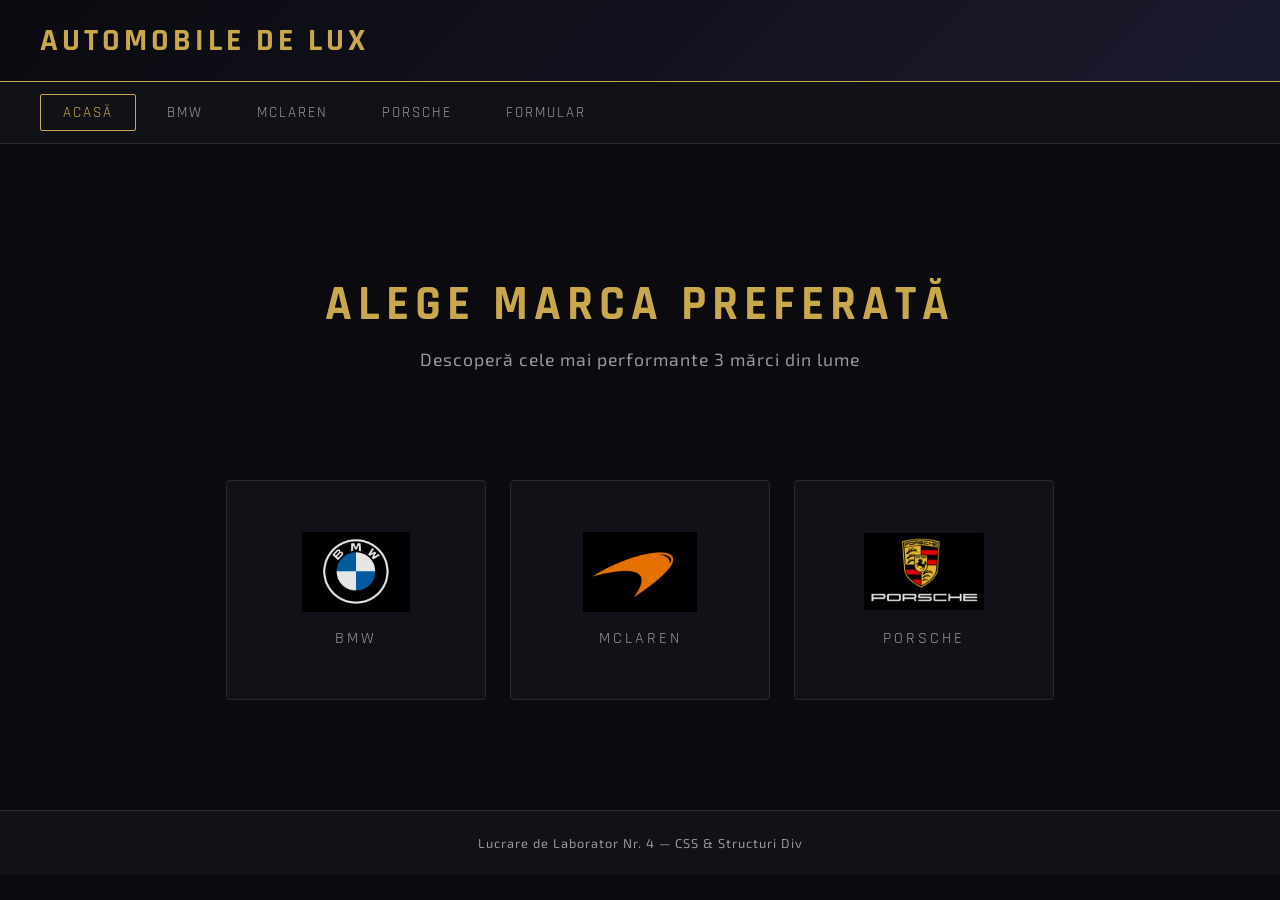
<file: index.html>
<!DOCTYPE html>
<html lang="ro">
<head>
    <meta charset="UTF-8">
    <meta name="viewport" content="width=device-width, initial-scale=1.0">
    <title>Automobile de Lux</title>
    <link rel="stylesheet" href="css/style.css">
</head>
<body>

    <header>
        <h1>Automobile de Lux</h1>
    </header>

    <nav>
        <ul>
            <li><a href="index.html" class="active">Acasă</a></li>
            <li><a href="bmw.html">BMW</a></li>
            <li><a href="mclaren.html">McLaren</a></li>
            <li><a href="porsche.html">Porsche</a></li>
            <li><a href="formular.html">Formular</a></li>
        </ul>
    </nav>

    <div class="container">

        <div class="hero">
            <h2>Alege Marca Preferată</h2>
            <p>Descoperă cele mai performante automobile din lume</p>
        </div>

        <div class="brands-grid">

            <div class="brand-card">
                <a href="bmw.html">
                    <img src="images/bmwlogo.png" alt="BMW Logo">
                    <span class="brand-name">BMW</span>
                </a>
            </div>

            <div class="brand-card">
                <a href="mclaren.html">
                    <img src="images/mclarenlogo.png" alt="McLaren Logo">
                    <span class="brand-name">McLaren</span>
                </a>
            </div>

            <div class="brand-card">
                <a href="porsche.html">
                    <img src="images/porschelogo.png" alt="Porsche Logo">
                    <span class="brand-name">Porsche</span>
                </a>
            </div>

        </div>

    </div>

    <footer>
        <p>Lucrare de Laborator Nr. 4 &mdash; CSS &amp; Structuri Div</p>
    </footer>

    <script src="js/efecte.js"></script>
</body>
</html>
</file>
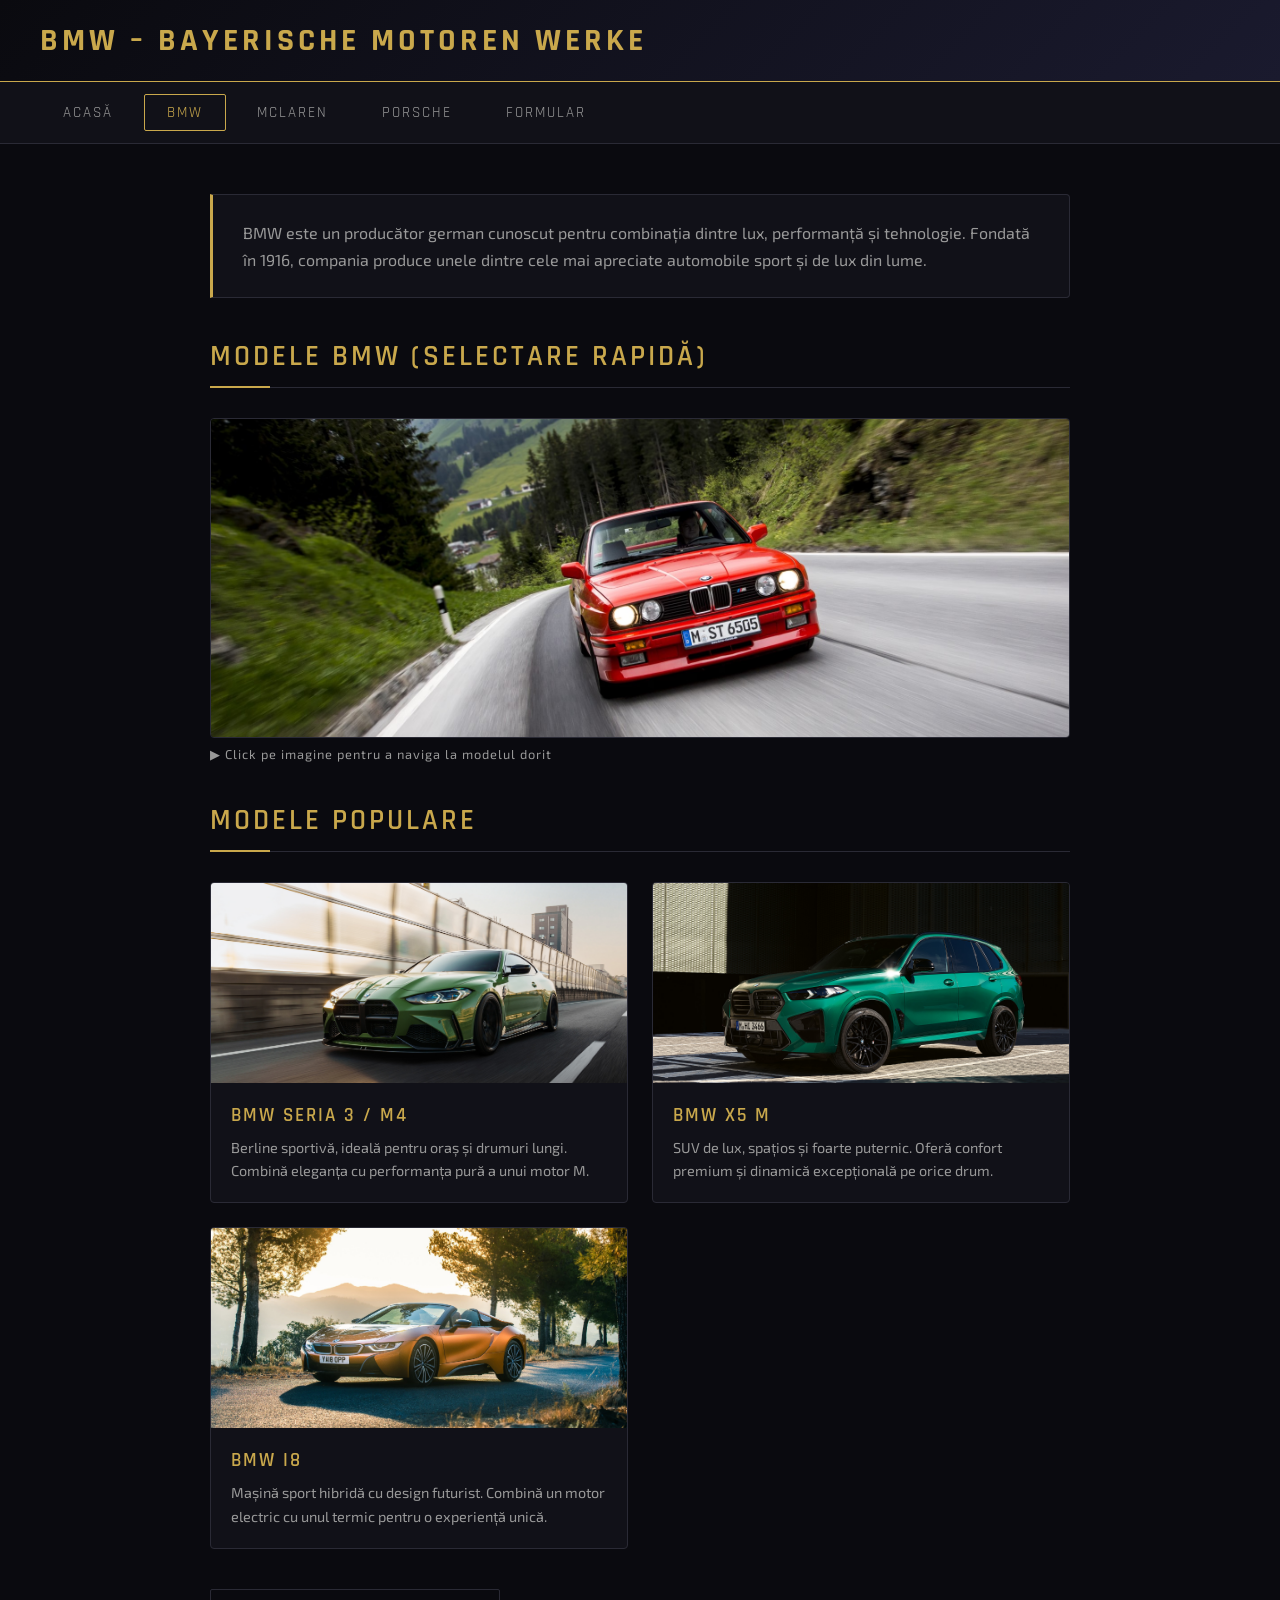
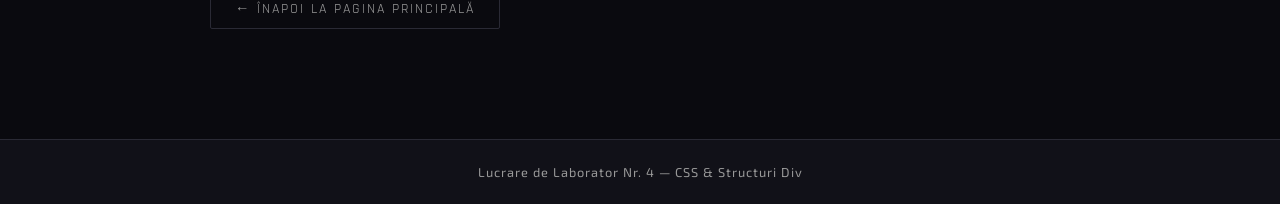
<file: bmw.html>
<!DOCTYPE html>
<html lang="ro">
<head>
    <meta charset="UTF-8">
    <meta name="viewport" content="width=device-width, initial-scale=1.0">
    <title>BMW – Automobile de Lux</title>
    <link rel="stylesheet" href="css/style.css">
</head>
<body>

    <header>
        <h1>BMW – Bayerische Motoren Werke</h1>
    </header>

    <nav>
        <ul>
            <li><a href="index.html">Acasă</a></li>
            <li><a href="bmw.html" class="active">BMW</a></li>
            <li><a href="mclaren.html">McLaren</a></li>
            <li><a href="porsche.html">Porsche</a></li>
            <li><a href="formular.html">Formular</a></li>
        </ul>
    </nav>

    <div class="container">

        <div class="brand-intro">
            <p>BMW este un producător german cunoscut pentru combinația dintre lux, performanță și tehnologie.
               Fondată în 1916, compania produce unele dintre cele mai apreciate automobile sport și de lux din lume.</p>
        </div>

        <!-- Imagine cu MAP pentru selectare rapidă -->
        <div class="map-wrapper">
            <h2 class="section-title">Modele BMW (selectare rapidă)</h2>
            <img src="images/bmw-m3-e30-stage-02-16x9.avif" usemap="#bmwmap" alt="Modele BMW" class="map-img" id="bmwMapImg">
            <map name="bmwmap">
                <area shape="rect" coords="0,0,200,300" href="#seria3" alt="BMW Seria 3">
                <area shape="rect" coords="200,0,400,300" href="#x5" alt="BMW X5">
                <area shape="rect" coords="400,0,600,300" href="#i8" alt="BMW i8">
            </map>
            <p class="map-hint">&#9654; Click pe imagine pentru a naviga la modelul dorit</p>
        </div>

        <!-- Grid cu modele BMW -->
        <h2 class="section-title">Modele Populare</h2>

        <div class="models-grid">

            <div class="model-card" id="seria3">
                <img src="images/ADRO-BMW-M3-And-M4-30.jpg" alt="BMW Seria 3 / M4">
                <div class="model-info">
                    <h3>BMW Seria 3 / M4</h3>
                    <p>Berline sportivă, ideală pentru oraș și drumuri lungi. Combină eleganța cu performanța pură a unui motor M.</p>
                </div>
            </div>

            <div class="model-card" id="x5">
                <img src="images/bmw-m-series-x5-m-gallery-image-impressionen-02_1920_jpg_asset_1673025861930.jpg" alt="BMW X5 M">
                <div class="model-info">
                    <h3>BMW X5 M</h3>
                    <p>SUV de lux, spațios și foarte puternic. Oferă confort premium și dinamică excepțională pe orice drum.</p>
                </div>
            </div>

            <div class="model-card" id="i8">
                <img src="images/1595434_p90316823-highres.jpg" alt="BMW i8">
                <div class="model-info">
                    <h3>BMW i8</h3>
                    <p>Mașină sport hibridă cu design futurist. Combină un motor electric cu unul termic pentru o experiență unică.</p>
                </div>
            </div>

        </div>

        <a href="index.html" class="back-link">&#8592; Înapoi la pagina principală</a>

    </div>

    <footer>
        <p>Lucrare de Laborator Nr. 4 &mdash; CSS &amp; Structuri Div</p>
    </footer>

    <script src="js/efecte.js"></script>
</body>
</html>
</file>
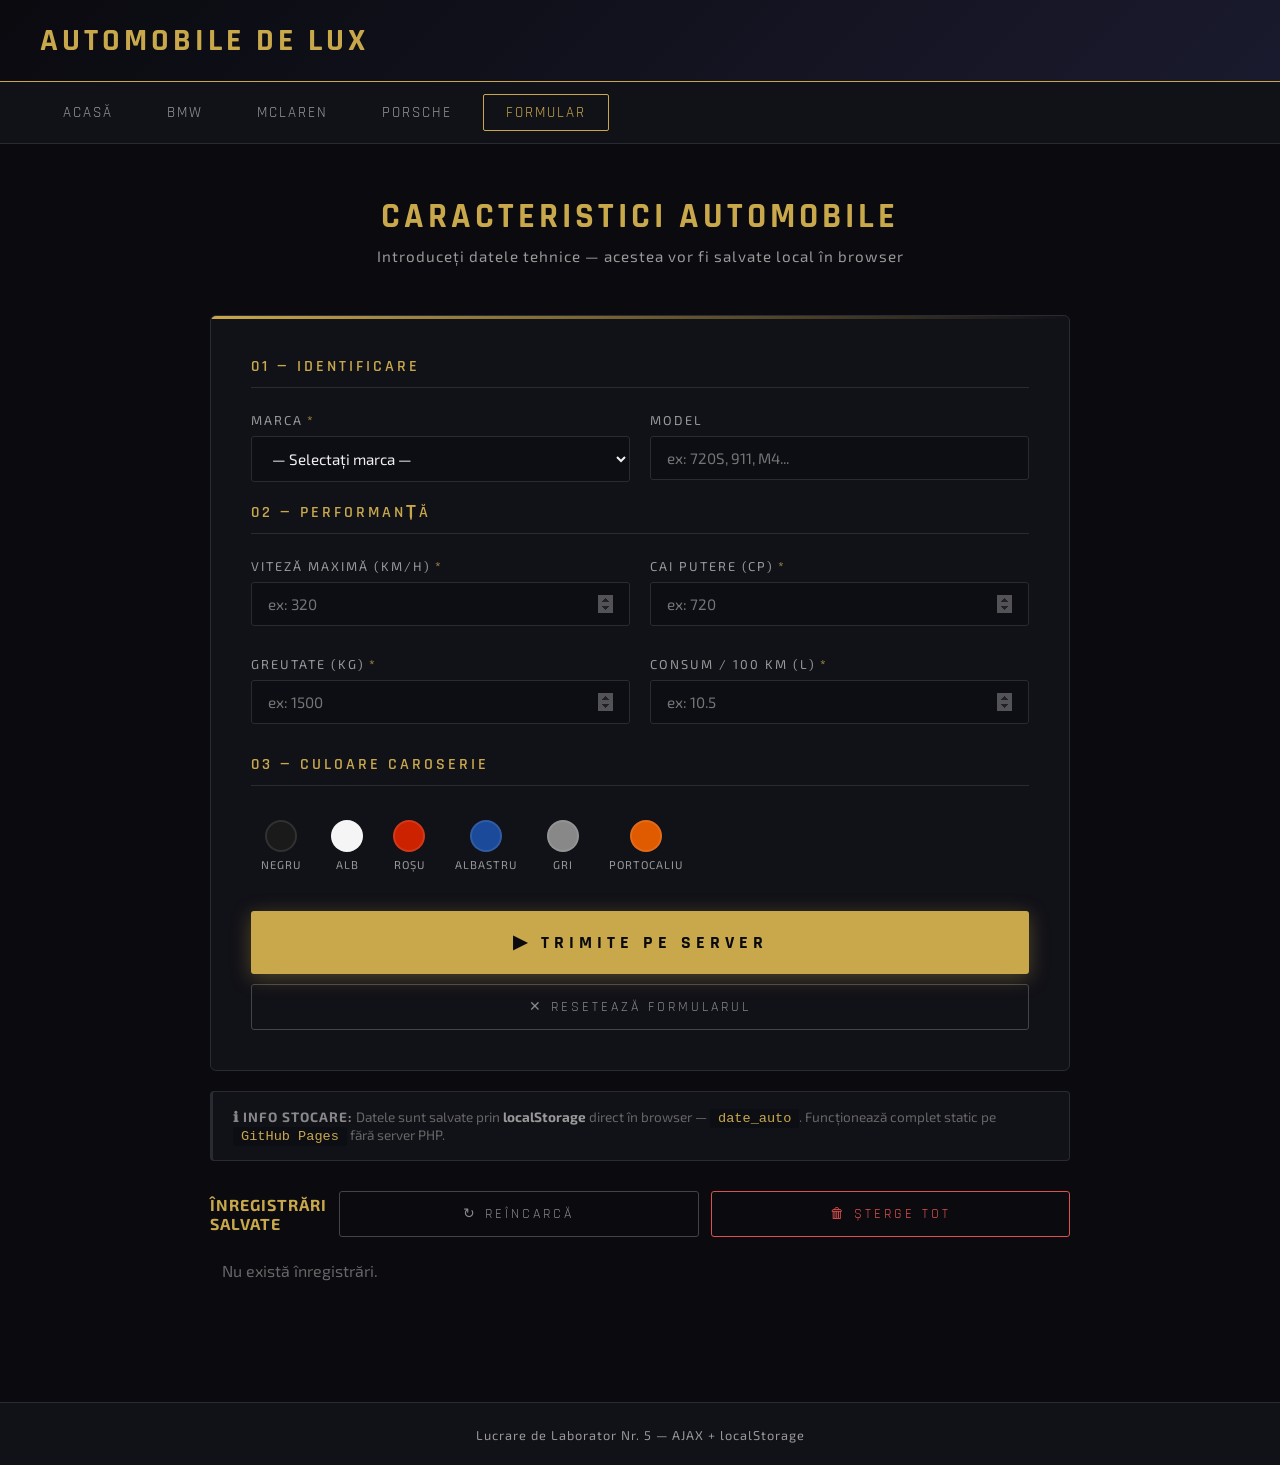
<file: formular.html>
<!DOCTYPE html>
<html lang="ro">
<head>
    <meta charset="UTF-8">
    <meta name="viewport" content="width=device-width, initial-scale=1.0">
    <title>Caracteristici Auto – Lab 5</title>
    <link rel="stylesheet" href="css/style.css">
</head>
<body>

    <header>
        <h1>Automobile de Lux</h1>
    </header>

    <nav>
        <ul>
            <li><a href="index.html">Acasă</a></li>
            <li><a href="bmw.html">BMW</a></li>
            <li><a href="mclaren.html">McLaren</a></li>
            <li><a href="porsche.html">Porsche</a></li>
            <li><a href="formular.html" class="active">Formular</a></li>
        </ul>
    </nav>

    <div class="container">

        <h2 class="page-title">Caracteristici Automobile</h2>
        <p class="page-subtitle">Introduceți datele tehnice — acestea vor fi salvate local în browser</p>

        <!-- FORMULAR -->
        <div class="form-card">
            <form id="formAuto" onsubmit="return false">

                <!-- SECTIUNEA 1: Identificare -->
                <p class="form-section-title">01 — Identificare</p>
                <div class="form-grid">

                    <div class="form-group">
                        <label for="marca">Marca<span class="required">*</span></label>
                        <select id="marca" name="marca">
                            <option value="">— Selectați marca —</option>
                            <option value="BMW">BMW</option>
                            <option value="McLaren">McLaren</option>
                            <option value="Porsche">Porsche</option>
                            <option value="Mercedes-Benz">Mercedes-Benz</option>
                            <option value="Ferrari">Ferrari</option>
                            <option value="Lamborghini">Lamborghini</option>
                            <option value="Audi">Audi</option>
                        </select>
                        <span class="error-msg" id="err_marca"></span>
                    </div>

                    <div class="form-group">
                        <label for="model">Model</label>
                        <input type="text" id="model" name="model" placeholder="ex: 720S, 911, M4...">
                    </div>

                </div>

                <!-- SECTIUNEA 2: Performanta -->
                <p class="form-section-title">02 — Performanță</p>
                <div class="form-grid">

                    <div class="form-group">
                        <label for="viteza">Viteză maximă (km/h)<span class="required">*</span></label>
                        <input type="number" id="viteza" name="viteza"
                               placeholder="ex: 320" min="50" max="500">
                        <span class="error-msg" id="err_viteza"></span>
                        <span id="hint_viteza" style="font-size:.78rem; margin-top:2px"></span>
                    </div>

                    <div class="form-group">
                        <label for="cp">Cai putere (CP)<span class="required">*</span></label>
                        <input type="number" id="cp" name="cp"
                               placeholder="ex: 720" min="50" max="2000">
                        <span class="error-msg" id="err_cp"></span>
                        <span id="hint_cp" style="font-size:.78rem; margin-top:2px"></span>
                    </div>

                    <div class="form-group">
                        <label for="greutate">Greutate (kg)<span class="required">*</span></label>
                        <input type="number" id="greutate" name="greutate"
                               placeholder="ex: 1500" min="500" max="5000">
                        <span class="error-msg" id="err_greutate"></span>
                        <span id="hint_greutate" style="font-size:.78rem; margin-top:2px"></span>
                    </div>

                    <div class="form-group">
                        <label for="consum">Consum / 100 km (L)<span class="required">*</span></label>
                        <input type="number" id="consum" name="consum"
                               placeholder="ex: 10.5" min="1" max="50" step="0.1">
                        <span class="error-msg" id="err_consum"></span>
                        <span id="hint_consum" style="font-size:.78rem; margin-top:2px"></span>
                    </div>

                </div>

                <!-- SECTIUNEA 3: Culoare -->
                <p class="form-section-title">03 — Culoare caroserie</p>
                <div class="form-group full-width">
                    <div class="color-group">

                        <div class="color-option">
                            <input type="radio" name="culoare" id="c_negru" value="negru">
                            <label class="color-swatch" for="c_negru">
                                <span class="color-dot" style="background:#1a1a1a"></span>
                                <span>Negru</span>
                            </label>
                        </div>

                        <div class="color-option">
                            <input type="radio" name="culoare" id="c_alb" value="alb">
                            <label class="color-swatch" for="c_alb">
                                <span class="color-dot" style="background:#f5f5f5"></span>
                                <span>Alb</span>
                            </label>
                        </div>

                        <div class="color-option">
                            <input type="radio" name="culoare" id="c_rosu" value="rosu">
                            <label class="color-swatch" for="c_rosu">
                                <span class="color-dot" style="background:#cc2200"></span>
                                <span>Roșu</span>
                            </label>
                        </div>

                        <div class="color-option">
                            <input type="radio" name="culoare" id="c_albastru" value="albastru">
                            <label class="color-swatch" for="c_albastru">
                                <span class="color-dot" style="background:#1a4a99"></span>
                                <span>Albastru</span>
                            </label>
                        </div>

                        <div class="color-option">
                            <input type="radio" name="culoare" id="c_gri" value="gri">
                            <label class="color-swatch" for="c_gri">
                                <span class="color-dot" style="background:#888888"></span>
                                <span>Gri</span>
                            </label>
                        </div>

                        <div class="color-option">
                            <input type="radio" name="culoare" id="c_portocaliu" value="portocaliu">
                            <label class="color-swatch" for="c_portocaliu">
                                <span class="color-dot" style="background:#e05a00"></span>
                                <span>Portocaliu</span>
                            </label>
                        </div>

                    </div>
                    <span class="error-msg" id="err_culoare"></span>
                </div>

                <!-- BUTOANE -->
                <button type="submit" id="btnSubmit" class="btn-submit">
                    <span>&#9654; Trimite pe Server</span>
                </button>
                <button type="button" class="btn-reset" onclick="resetFormular()">
                    ✕ Resetează formularul
                </button>

            </form>
        </div>

        <!-- ZONA REZULTAT AJAX -->
        <div id="zonaRezultat" style="margin-top:20px"></div>

        <!-- Info stocare -->
        <div style="margin-top:20px; padding:16px 20px; background:#111118;
                    border:1px solid #2a2a35; border-radius:4px; font-size:.85rem; color:#666;
                    border-left:3px solid #2a2a35;">
            <strong style="color:#888; letter-spacing:1px">ℹ INFO STOCARE:</strong>
            Datele sunt salvate prin
            <strong style="color:#999">localStorage</strong> direct în browser —
            <code style="color:#c9a84c; background:#0d0d14; padding:2px 8px; border-radius:2px">date_auto</code>.
            Funcționează complet static pe
            <code style="color:#c9a84c; background:#0d0d14; padding:2px 8px; border-radius:2px">GitHub Pages</code>
            fără server PHP.
        </div>

        <!-- SECTIUNEA LISTA -->
        <div style="margin-top:30px">
            <div style="display:flex;align-items:center;gap:12px;margin-bottom:12px">
                <h3 style="margin:0;color:#c9a84c;font-size:1rem;letter-spacing:1px;text-transform:uppercase">
                    Înregistrări salvate
                </h3>
                <button id="btnIncarcaLista" class="btn-reset" style="margin:0">
                    ↻ Reîncarcă
                </button>
                <button id="btnStergeTot" class="btn-reset" style="margin:0;border-color:#e05050;color:#e05050">
                    🗑 Șterge tot
                </button>
            </div>
            <div id="zonaLista">
                <p style="color:#666;font-size:.85rem">Apăsați butonul pentru a încărca lista.</p>
            </div>
        </div>

    </div>

    <footer>
        <p>Lucrare de Laborator Nr. 5 &mdash; AJAX + localStorage</p>
    </footer>

    <script src="js/validare.js"></script>
    <script src="js/ajax.js"></script>
</body>
</html>
</file>
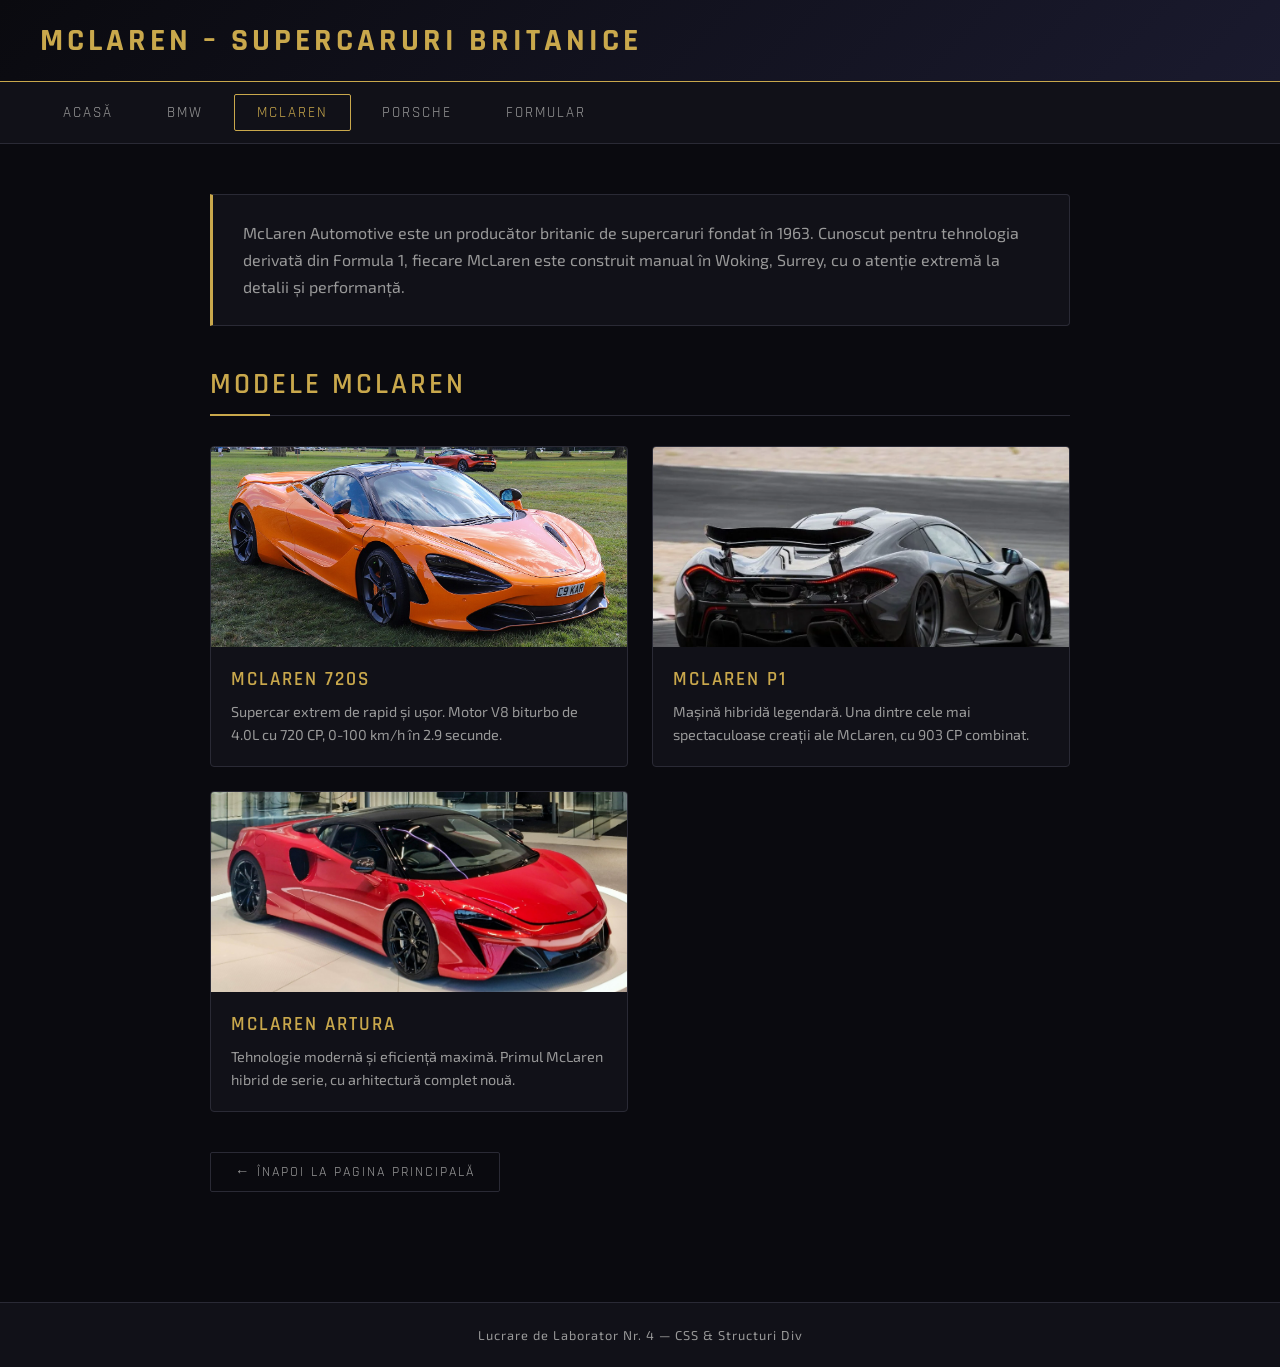
<file: mclaren.html>
<!DOCTYPE html>
<html lang="ro">
<head>
    <meta charset="UTF-8">
    <meta name="viewport" content="width=device-width, initial-scale=1.0">
    <title>McLaren – Automobile de Lux</title>
    <link rel="stylesheet" href="css/style.css">
</head>
<body>

    <header>
        <h1>McLaren – Supercaruri Britanice</h1>
    </header>

    <nav>
        <ul>
            <li><a href="index.html">Acasă</a></li>
            <li><a href="bmw.html">BMW</a></li>
            <li><a href="mclaren.html" class="active">McLaren</a></li>
            <li><a href="porsche.html">Porsche</a></li>
            <li><a href="formular.html">Formular</a></li>
        </ul>
    </nav>

    <div class="container">

        <div class="brand-intro">
            <p>McLaren Automotive este un producător britanic de supercaruri fondat în 1963.
               Cunoscut pentru tehnologia derivată din Formula 1, fiecare McLaren este construit
               manual în Woking, Surrey, cu o atenție extremă la detalii și performanță.</p>
        </div>

        <h2 class="section-title">Modele McLaren</h2>

        <div class="models-grid">

            <div class="model-card">
                <img src="images/2018_McLaren_720S_V8_S-A_4_0.jpg" alt="McLaren 720S">
                <div class="model-info">
                    <h3>McLaren 720S</h3>
                    <p>Supercar extrem de rapid și ușor. Motor V8 biturbo de 4.0L cu 720 CP, 0-100 km/h în 2.9 secunde.</p>
                </div>
            </div>

            <div class="model-card">
                <img src="images/Mclaren-P1-1000x600.webp" alt="McLaren P1">
                <div class="model-info">
                    <h3>McLaren P1</h3>
                    <p>Mașină hibridă legendară. Una dintre cele mai spectaculoase creații ale McLaren, cu 903 CP combinat.</p>
                </div>
            </div>

            <div class="model-card">
                <img src="images/2021_McLaren_Artura__1_.jpg" alt="McLaren Artura">
                <div class="model-info">
                    <h3>McLaren Artura</h3>
                    <p>Tehnologie modernă și eficiență maximă. Primul McLaren hibrid de serie, cu arhitectură complet nouă.</p>
                </div>
            </div>

        </div>

        <a href="index.html" class="back-link">&#8592; Înapoi la pagina principală</a>

    </div>

    <footer>
        <p>Lucrare de Laborator Nr. 4 &mdash; CSS &amp; Structuri Div</p>
    </footer>

    <script src="js/efecte.js"></script>
</body>
</html>
</file>
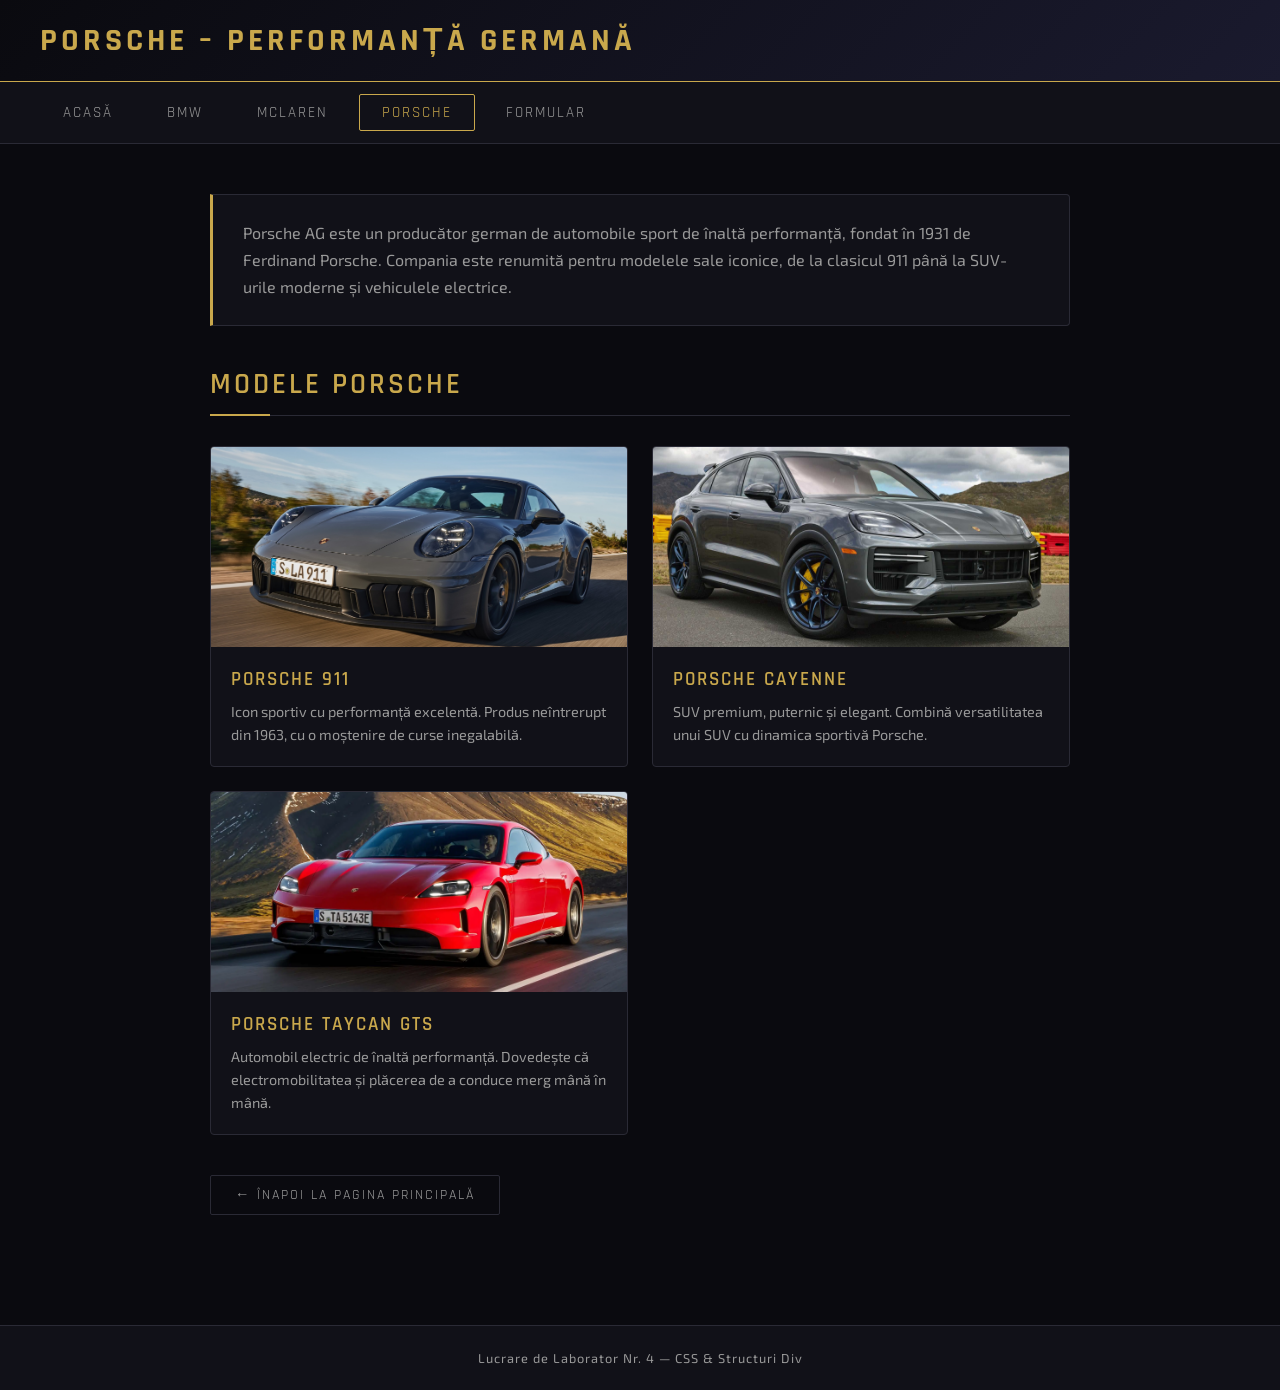
<file: porsche.html>
<!DOCTYPE html>
<html lang="ro">
<head>
    <meta charset="UTF-8">
    <meta name="viewport" content="width=device-width, initial-scale=1.0">
    <title>Porsche – Automobile de Lux</title>
    <link rel="stylesheet" href="css/style.css">
</head>
<body>

    <header>
        <h1>Porsche – Performanță Germană</h1>
    </header>

    <nav>
        <ul>
            <li><a href="index.html">Acasă</a></li>
            <li><a href="bmw.html">BMW</a></li>
            <li><a href="mclaren.html">McLaren</a></li>
            <li><a href="porsche.html" class="active">Porsche</a></li>
            <li><a href="formular.html">Formular</a></li>
        </ul>
    </nav>

    <div class="container">

        <div class="brand-intro">
            <p>Porsche AG este un producător german de automobile sport de înaltă performanță, fondat în 1931 de Ferdinand Porsche.
               Compania este renumită pentru modelele sale iconice, de la clasicul 911 până la SUV-urile moderne și vehiculele electrice.</p>
        </div>

        <h2 class="section-title">Modele Porsche</h2>

        <div class="models-grid">

            <div class="model-card">
                <img src="images/160c426245c5dc0563c49ca92451554f89f89103.jpg" alt="Porsche 911">
                <div class="model-info">
                    <h3>Porsche 911</h3>
                    <p>Icon sportiv cu performanță excelentă. Produs neîntrerupt din 1963, cu o moștenire de curse inegalabilă.</p>
                </div>
            </div>

            <div class="model-card">
                <img src="images/qa_img_20240522_081509038-023bf76e-2c73-41e0-8198-6e119f6425e3.jpg" alt="Porsche Cayenne">
                <div class="model-info">
                    <h3>Porsche Cayenne</h3>
                    <p>SUV premium, puternic și elegant. Combină versatilitatea unui SUV cu dinamica sportivă Porsche.</p>
                </div>
            </div>

            <div class="model-card">
                <img src="images/2025-porsche-taycan-gts.webp" alt="Porsche Taycan GTS">
                <div class="model-info">
                    <h3>Porsche Taycan GTS</h3>
                    <p>Automobil electric de înaltă performanță. Dovedește că electromobilitatea și plăcerea de a conduce merg mână în mână.</p>
                </div>
            </div>

        </div>

        <a href="index.html" class="back-link">&#8592; Înapoi la pagina principală</a>

    </div>

    <footer>
        <p>Lucrare de Laborator Nr. 4 &mdash; CSS &amp; Structuri Div</p>
    </footer>

    <script src="js/efecte.js"></script>
</body>
</html>
</file>
<file: css/style.css>
@import url('https://fonts.googleapis.com/css2?family=Rajdhani:wght@400;600;700&family=Exo+2:wght@300;400;600&display=swap');

:root {
  --bg-dark: #0a0a0f;
  --bg-card: #111118;
  --bg-input: #0d0d14;
  --accent-gold: #c9a84c;
  --accent-light: #e8d5a3;
  --text-primary: #f0f0f0;
  --text-secondary: #999;
  --border-color: #2a2a35;
  --success: #4caf82;
  --warning: #e8a020;
  --danger: #e05050;
  --transition: 0.3s ease;
}

* { margin: 0; padding: 0; box-sizing: border-box; }

body {
  font-family: 'Exo 2', sans-serif;
  background-color: var(--bg-dark);
  color: var(--text-primary);
  min-height: 100vh;
}

/* HEADER */
header {
  background: linear-gradient(135deg, #0a0a0f 0%, #1a1a2e 100%);
  border-bottom: 1px solid var(--accent-gold);
  padding: 20px 40px;
  position: sticky;
  top: 0;
  z-index: 100;
}

header h1 {
  font-family: 'Rajdhani', sans-serif;
  font-size: 2rem;
  font-weight: 700;
  color: var(--accent-gold);
  letter-spacing: 4px;
  text-transform: uppercase;
}

/* NAV */
nav {
  background: var(--bg-card);
  padding: 12px 40px;
  border-bottom: 1px solid var(--border-color);
}

nav ul { list-style: none; display: flex; gap: 8px; }

nav ul li a {
  display: inline-block;
  padding: 8px 22px;
  color: var(--text-secondary);
  text-decoration: none;
  font-family: 'Rajdhani', sans-serif;
  font-size: 0.95rem;
  letter-spacing: 2px;
  text-transform: uppercase;
  border: 1px solid transparent;
  border-radius: 2px;
  transition: var(--transition);
}

nav ul li a:link { color: var(--text-secondary); }
nav ul li a:visited { color: #7a7a8a; }
nav ul li a:hover {
  color: var(--accent-gold);
  border-color: var(--accent-gold);
  background: rgba(201, 168, 76, 0.08);
}
nav ul li a:active { background: rgba(201, 168, 76, 0.2); }
nav ul li a.active { color: var(--accent-gold); border-color: var(--accent-gold); }

/* CONTAINER */
.container {
  max-width: 900px;
  margin: 0 auto;
  padding: 50px 20px;
}

.page-title {
  font-family: 'Rajdhani', sans-serif;
  font-size: 2.2rem;
  font-weight: 700;
  color: var(--accent-gold);
  letter-spacing: 4px;
  text-transform: uppercase;
  text-align: center;
  margin-bottom: 8px;
}

.page-subtitle {
  text-align: center;
  color: var(--text-secondary);
  font-size: 0.95rem;
  letter-spacing: 1px;
  margin-bottom: 50px;
}

/* FORM CARD */
.form-card {
  background: var(--bg-card);
  border: 1px solid var(--border-color);
  border-radius: 6px;
  padding: 40px;
  position: relative;
  overflow: hidden;
}

.form-card::before {
  content: '';
  position: absolute;
  top: 0; left: 0; right: 0;
  height: 3px;
  background: linear-gradient(90deg, var(--accent-gold), transparent);
}

.form-section-title {
  font-family: 'Rajdhani', sans-serif;
  font-size: 1rem;
  font-weight: 600;
  color: var(--accent-gold);
  letter-spacing: 3px;
  text-transform: uppercase;
  margin-bottom: 24px;
  padding-bottom: 10px;
  border-bottom: 1px solid var(--border-color);
}

/* FORM GRID */
.form-grid {
  display: grid;
  grid-template-columns: 1fr 1fr;
  gap: 20px;
  margin-bottom: 20px;
}

.form-group {
  display: flex;
  flex-direction: column;
  gap: 8px;
}

.form-group.full-width {
  grid-column: 1 / -1;
}

label {
  font-size: 0.8rem;
  letter-spacing: 2px;
  text-transform: uppercase;
  color: var(--text-secondary);
}

label span.required {
  color: var(--accent-gold);
  margin-left: 4px;
}

input[type="text"],
input[type="number"],
select,
textarea {
  background: var(--bg-input);
  border: 1px solid var(--border-color);
  border-radius: 3px;
  padding: 12px 16px;
  color: var(--text-primary);
  font-family: 'Exo 2', sans-serif;
  font-size: 0.95rem;
  transition: var(--transition);
  outline: none;
  width: 100%;
}

input[type="text"]:focus,
input[type="number"]:focus,
select:focus,
textarea:focus {
  border-color: var(--accent-gold);
  background: #0f0f1a;
  box-shadow: 0 0 0 3px rgba(201, 168, 76, 0.08);
}

input[type="number"]::-webkit-inner-spin-button { opacity: 0.3; }

select option { background: #111118; }

/* RADIO GROUP */
.radio-group {
  display: flex;
  gap: 12px;
  flex-wrap: wrap;
}

.radio-group label {
  display: flex;
  align-items: center;
  gap: 8px;
  padding: 10px 16px;
  border: 1px solid var(--border-color);
  border-radius: 3px;
  cursor: pointer;
  font-size: 0.85rem;
  letter-spacing: 1px;
  text-transform: none;
  color: var(--text-secondary);
  transition: var(--transition);
}

.radio-group label:hover {
  border-color: var(--accent-gold);
  color: var(--accent-gold);
}

.radio-group input[type="radio"] { accent-color: var(--accent-gold); }

.radio-group input[type="radio"]:checked + span {
  color: var(--accent-gold);
}

.radio-group label:has(input:checked) {
  border-color: var(--accent-gold);
  background: rgba(201, 168, 76, 0.06);
  color: var(--accent-gold);
}

/* CULORI RADIO */
.color-group {
  display: flex;
  gap: 10px;
  flex-wrap: wrap;
}

.color-option {
  position: relative;
}

.color-option input[type="radio"] {
  position: absolute;
  opacity: 0;
  width: 0; height: 0;
}

.color-swatch {
  display: flex;
  flex-direction: column;
  align-items: center;
  gap: 6px;
  cursor: pointer;
  padding: 8px;
  border: 2px solid transparent;
  border-radius: 4px;
  transition: var(--transition);
}

.color-dot {
  width: 32px;
  height: 32px;
  border-radius: 50%;
  border: 2px solid rgba(255,255,255,0.1);
}

.color-swatch span {
  font-size: 0.7rem;
  letter-spacing: 1px;
  color: var(--text-secondary);
}

.color-option input:checked + .color-swatch {
  border-color: var(--accent-gold);
  background: rgba(201, 168, 76, 0.06);
}

/* SUBMIT BTN */
.btn-submit {
  width: 100%;
  margin-top: 30px;
  padding: 18px;
  background: var(--accent-gold);
  border: 2px solid var(--accent-gold);
  border-radius: 3px;
  color: #0a0a0f;
  font-family: 'Rajdhani', sans-serif;
  font-size: 1.15rem;
  font-weight: 700;
  letter-spacing: 5px;
  text-transform: uppercase;
  cursor: pointer;
  transition: var(--transition);
  position: relative;
  overflow: hidden;
  box-shadow: 0 4px 20px rgba(201, 168, 76, 0.35);
}

.btn-submit::before {
  content: '';
  position: absolute;
  inset: 0;
  background: #fff;
  opacity: 0;
  transition: opacity 0.2s ease;
  z-index: 0;
}

.btn-submit:hover::before { opacity: 0.12; }
.btn-submit:hover { box-shadow: 0 6px 28px rgba(201, 168, 76, 0.55); transform: translateY(-1px); }
.btn-submit:active { transform: translateY(0); }
.btn-submit span { position: relative; z-index: 1; }

/* RESET BTN */
.btn-reset {
  width: 100%;
  margin-top: 10px;
  padding: 13px;
  background: transparent;
  border: 1px solid #444;
  border-radius: 3px;
  color: #888;
  font-family: 'Rajdhani', sans-serif;
  font-size: 0.9rem;
  letter-spacing: 3px;
  text-transform: uppercase;
  cursor: pointer;
  transition: var(--transition);
}

.btn-reset:hover {
  border-color: var(--danger);
  color: var(--danger);
  background: rgba(224, 80, 80, 0.05);
}

/* REZULTAT */
#rezultat {
  margin-top: 40px;
  display: none;
  animation: fadeIn 0.5s ease;
}

@keyframes fadeIn {
  from { opacity: 0; transform: translateY(20px); }
  to   { opacity: 1; transform: translateY(0); }
}

.rezultat-card {
  background: var(--bg-card);
  border: 1px solid var(--border-color);
  border-radius: 6px;
  overflow: hidden;
}

.rezultat-header {
  background: linear-gradient(135deg, #1a1a0a, #1a1500);
  border-bottom: 1px solid var(--accent-gold);
  padding: 20px 30px;
  display: flex;
  align-items: center;
  gap: 16px;
}

.rezultat-header h2 {
  font-family: 'Rajdhani', sans-serif;
  font-size: 1.4rem;
  letter-spacing: 3px;
  text-transform: uppercase;
  color: var(--accent-gold);
}

.rezultat-body { padding: 30px; }

/* STATS GRID */
.stats-grid {
  display: grid;
  grid-template-columns: repeat(3, 1fr);
  gap: 16px;
  margin-bottom: 30px;
}

.stat-box {
  background: var(--bg-input);
  border: 1px solid var(--border-color);
  border-radius: 4px;
  padding: 16px;
  text-align: center;
  transition: var(--transition);
}

.stat-box:hover { border-color: var(--accent-gold); }

.stat-value {
  font-family: 'Rajdhani', sans-serif;
  font-size: 1.6rem;
  font-weight: 700;
  color: var(--accent-gold);
  display: block;
}

.stat-label {
  font-size: 0.7rem;
  letter-spacing: 2px;
  text-transform: uppercase;
  color: var(--text-secondary);
  margin-top: 4px;
  display: block;
}

/* CLASIFICARE BADGE */
.clasificare-section {
  margin-bottom: 24px;
}

.clasificare-section h3 {
  font-family: 'Rajdhani', sans-serif;
  font-size: 0.85rem;
  letter-spacing: 3px;
  text-transform: uppercase;
  color: var(--text-secondary);
  margin-bottom: 12px;
}

.badge-row {
  display: flex;
  gap: 10px;
  flex-wrap: wrap;
}

.badge {
  padding: 6px 16px;
  border-radius: 2px;
  font-family: 'Rajdhani', sans-serif;
  font-size: 0.85rem;
  font-weight: 600;
  letter-spacing: 2px;
  text-transform: uppercase;
}

.badge-green  { background: rgba(76, 175, 130, 0.15); border: 1px solid var(--success); color: var(--success); }
.badge-yellow { background: rgba(232, 160, 32, 0.15); border: 1px solid var(--warning); color: var(--warning); }
.badge-red    { background: rgba(224, 80, 80, 0.15);  border: 1px solid var(--danger);  color: var(--danger); }
.badge-gold   { background: rgba(201, 168, 76, 0.15); border: 1px solid var(--accent-gold); color: var(--accent-gold); }

/* ANALIZA TEXT */
.analiza {
  background: var(--bg-input);
  border-left: 3px solid var(--accent-gold);
  padding: 16px 20px;
  border-radius: 0 4px 4px 0;
  font-size: 0.95rem;
  line-height: 1.7;
  color: var(--text-secondary);
}

.analiza strong { color: var(--text-primary); }

/* CULOARE PREVIEW */
.culoare-preview {
  display: inline-block;
  width: 14px;
  height: 14px;
  border-radius: 50%;
  vertical-align: middle;
  margin-right: 6px;
  border: 1px solid rgba(255,255,255,0.2);
}

/* ERROR */
.error-msg {
  color: var(--danger);
  font-size: 0.8rem;
  letter-spacing: 1px;
  margin-top: 4px;
  display: none;
}

input.invalid, select.invalid { border-color: var(--danger) !important; }

/* FOOTER */
footer {
  background: var(--bg-card);
  border-top: 1px solid var(--border-color);
  padding: 24px 40px;
  text-align: center;
  margin-top: 60px;
}

footer p { font-size: 0.8rem; color: var(--text-secondary); letter-spacing: 1px; }

/* ============================
   FIXURI LAYOUT
   ============================ */

/* Imagine MAP - sa incapa pe ecran */
.map-wrapper { margin-bottom: 40px; }

.map-img,
.map-wrapper img {
  display: block;
  width: 100%;
  max-width: 100%;
  height: 320px;
  object-fit: cover;
  object-position: center;
  border: 1px solid var(--border-color);
  border-radius: 4px;
}

.map-hint {
  font-size: 0.8rem;
  color: var(--text-secondary);
  margin-top: 8px;
  letter-spacing: 1px;
}

/* Brand cards - simetrice pe index */
.brands-grid {
  display: flex;
  gap: 24px;
  justify-content: center;
  flex-wrap: wrap;
  margin-top: 50px;
}

.brand-card {
  background: var(--bg-card);
  border: 1px solid var(--border-color);
  border-radius: 4px;
  padding: 30px 40px;
  text-align: center;
  width: 260px;
  height: 220px;
  display: flex;
  flex-direction: column;
  align-items: center;
  justify-content: center;
  gap: 16px;
  transition: var(--transition);
  position: relative;
  overflow: hidden;
}

.brand-card::before {
  content: '';
  position: absolute;
  top: 0; left: 0; right: 0;
  height: 2px;
  background: var(--accent-gold);
  transform: scaleX(0);
  transition: var(--transition);
}

.brand-card:hover::before { transform: scaleX(1); }

.brand-card:hover {
  border-color: var(--accent-gold);
  transform: translateY(-4px);
  box-shadow: 0 12px 40px rgba(201, 168, 76, 0.12);
}

.brand-card a {
  text-decoration: none;
  display: flex;
  flex-direction: column;
  align-items: center;
  gap: 16px;
  width: 100%;
  height: 100%;
  justify-content: center;
}

.brand-card img {
  width: 120px;
  height: 80px;
  object-fit: contain;
  filter: brightness(0.9);
  transition: var(--transition);
}

.brand-card:hover img { filter: brightness(1.1); }

.brand-card .brand-name,
.brand-name {
  display: block;
  font-family: 'Rajdhani', sans-serif;
  font-size: 1rem;
  letter-spacing: 3px;
  text-transform: uppercase;
  color: var(--text-secondary);
  transition: var(--transition);
}

.brand-card:hover .brand-name { color: var(--accent-gold); }

/* Model cards - imagini uniforme */
.models-grid {
  display: grid;
  grid-template-columns: repeat(auto-fill, minmax(280px, 1fr));
  gap: 24px;
  margin-top: 10px;
}

.model-card {
  background: var(--bg-card);
  border: 1px solid var(--border-color);
  border-radius: 4px;
  overflow: hidden;
  transition: var(--transition);
  display: flex;
  flex-direction: column;
}

.model-card:hover {
  border-color: var(--accent-gold);
  transform: translateY(-4px);
  box-shadow: 0 12px 40px rgba(201, 168, 76, 0.1);
}

.model-card img {
  width: 100%;
  height: 200px;
  object-fit: cover;
  object-position: center;
  display: block;
  transition: var(--transition);
}

.model-card:hover img { transform: scale(1.03); }

.model-info {
  padding: 20px;
  flex: 1;
}

.model-info h3 {
  font-family: 'Rajdhani', sans-serif;
  font-size: 1.2rem;
  font-weight: 600;
  color: var(--accent-gold);
  letter-spacing: 2px;
  text-transform: uppercase;
  margin-bottom: 8px;
}

.model-info p {
  font-size: 0.9rem;
  color: var(--text-secondary);
  line-height: 1.6;
}

/* Brand intro */
.brand-intro {
  background: var(--bg-card);
  border: 1px solid var(--border-color);
  border-left: 3px solid var(--accent-gold);
  padding: 24px 30px;
  margin-bottom: 40px;
  border-radius: 0 4px 4px 0;
}

.brand-intro p {
  font-size: 1rem;
  line-height: 1.7;
  color: var(--text-secondary);
}

/* Section title */
.section-title {
  font-family: 'Rajdhani', sans-serif;
  font-size: 1.8rem;
  font-weight: 600;
  color: var(--accent-gold);
  letter-spacing: 3px;
  text-transform: uppercase;
  margin-bottom: 30px;
  padding-bottom: 12px;
  border-bottom: 1px solid var(--border-color);
  position: relative;
}

.section-title::after {
  content: '';
  position: absolute;
  bottom: -1px; left: 0;
  width: 60px; height: 2px;
  background: var(--accent-gold);
}

/* Back link */
.back-link {
  display: inline-flex;
  align-items: center;
  gap: 8px;
  margin-top: 40px;
  padding: 10px 24px;
  color: var(--text-secondary);
  text-decoration: none;
  border: 1px solid var(--border-color);
  border-radius: 2px;
  font-family: 'Rajdhani', sans-serif;
  letter-spacing: 2px;
  font-size: 0.9rem;
  text-transform: uppercase;
  transition: var(--transition);
}

.back-link:hover {
  color: var(--accent-gold);
  border-color: var(--accent-gold);
  background: rgba(201, 168, 76, 0.06);
}

/* Hero */
.hero { text-align: center; padding: 80px 20px 60px; }

.hero h2 {
  font-family: 'Rajdhani', sans-serif;
  font-size: 3rem;
  font-weight: 700;
  color: var(--accent-gold);
  letter-spacing: 6px;
  text-transform: uppercase;
  margin-bottom: 12px;
}

.hero p {
  font-size: 1.1rem;
  color: var(--text-secondary);
  letter-spacing: 1px;
}

/* ── AJAX COMPONENTS ─────────────────────────────────────────── */

/* Zona rezultat – success */
.ajax-success {
  background: #0d0d14;
  border: 1px solid #2a2a35;
  border-left: 3px solid #4caf82;
  border-radius: 4px;
  padding: 20px 24px;
  animation: fadeIn .35s ease;
}
.ajax-titlu {
  color: #4caf82;
  font-size: .85rem;
  letter-spacing: 1.5px;
  text-transform: uppercase;
  margin: 0 0 16px;
}

/* Zona rezultat – eroare */
.ajax-error {
  background: #0d0d14;
  border: 1px solid #2a2a35;
  border-left: 3px solid #e05050;
  border-radius: 4px;
  padding: 16px 20px;
  animation: fadeIn .3s ease;
}
.ajax-error p { color: #e05050; margin: 0; }
.ajax-error-text { color: #e05050; font-size:.85rem; }

/* Card cu rânduri cheie–valoare */
.ajax-card { display: flex; flex-direction: column; gap: 8px; }
.ajax-row {
  display: flex;
  justify-content: space-between;
  font-size: .88rem;
  padding: 6px 0;
  border-bottom: 1px solid #1a1a22;
}
.ajax-row:last-child { border-bottom: none; }
.ajax-row span { color: #666; }
.ajax-row strong { color: #c9a84c; }

/* Tabel listă */
.ajax-table {
  width: 100%;
  border-collapse: collapse;
  font-size: .82rem;
  background: #0d0d14;
  border: 1px solid #2a2a35;
  border-radius: 4px;
  overflow: hidden;
}
.ajax-table th {
  background: #111118;
  color: #c9a84c;
  padding: 10px 12px;
  text-align: left;
  font-size: .75rem;
  letter-spacing: 1px;
  text-transform: uppercase;
  border-bottom: 1px solid #2a2a35;
}
.ajax-table td {
  padding: 9px 12px;
  color: #ccc;
  border-bottom: 1px solid #1a1a22;
}
.ajax-table tr:last-child td { border-bottom: none; }
.ajax-table tr:hover td { background: #111118; }

/* Loading text */
.ajax-loading {
  color: #666;
  font-size: .85rem;
  padding: 12px 0;
  animation: pulse 1.4s ease-in-out infinite;
}

@keyframes fadeIn { from { opacity:0; transform:translateY(8px); } to { opacity:1; transform:none; } }
@keyframes pulse  { 0%,100% { opacity:.5; } 50% { opacity:1; } }
</file>
